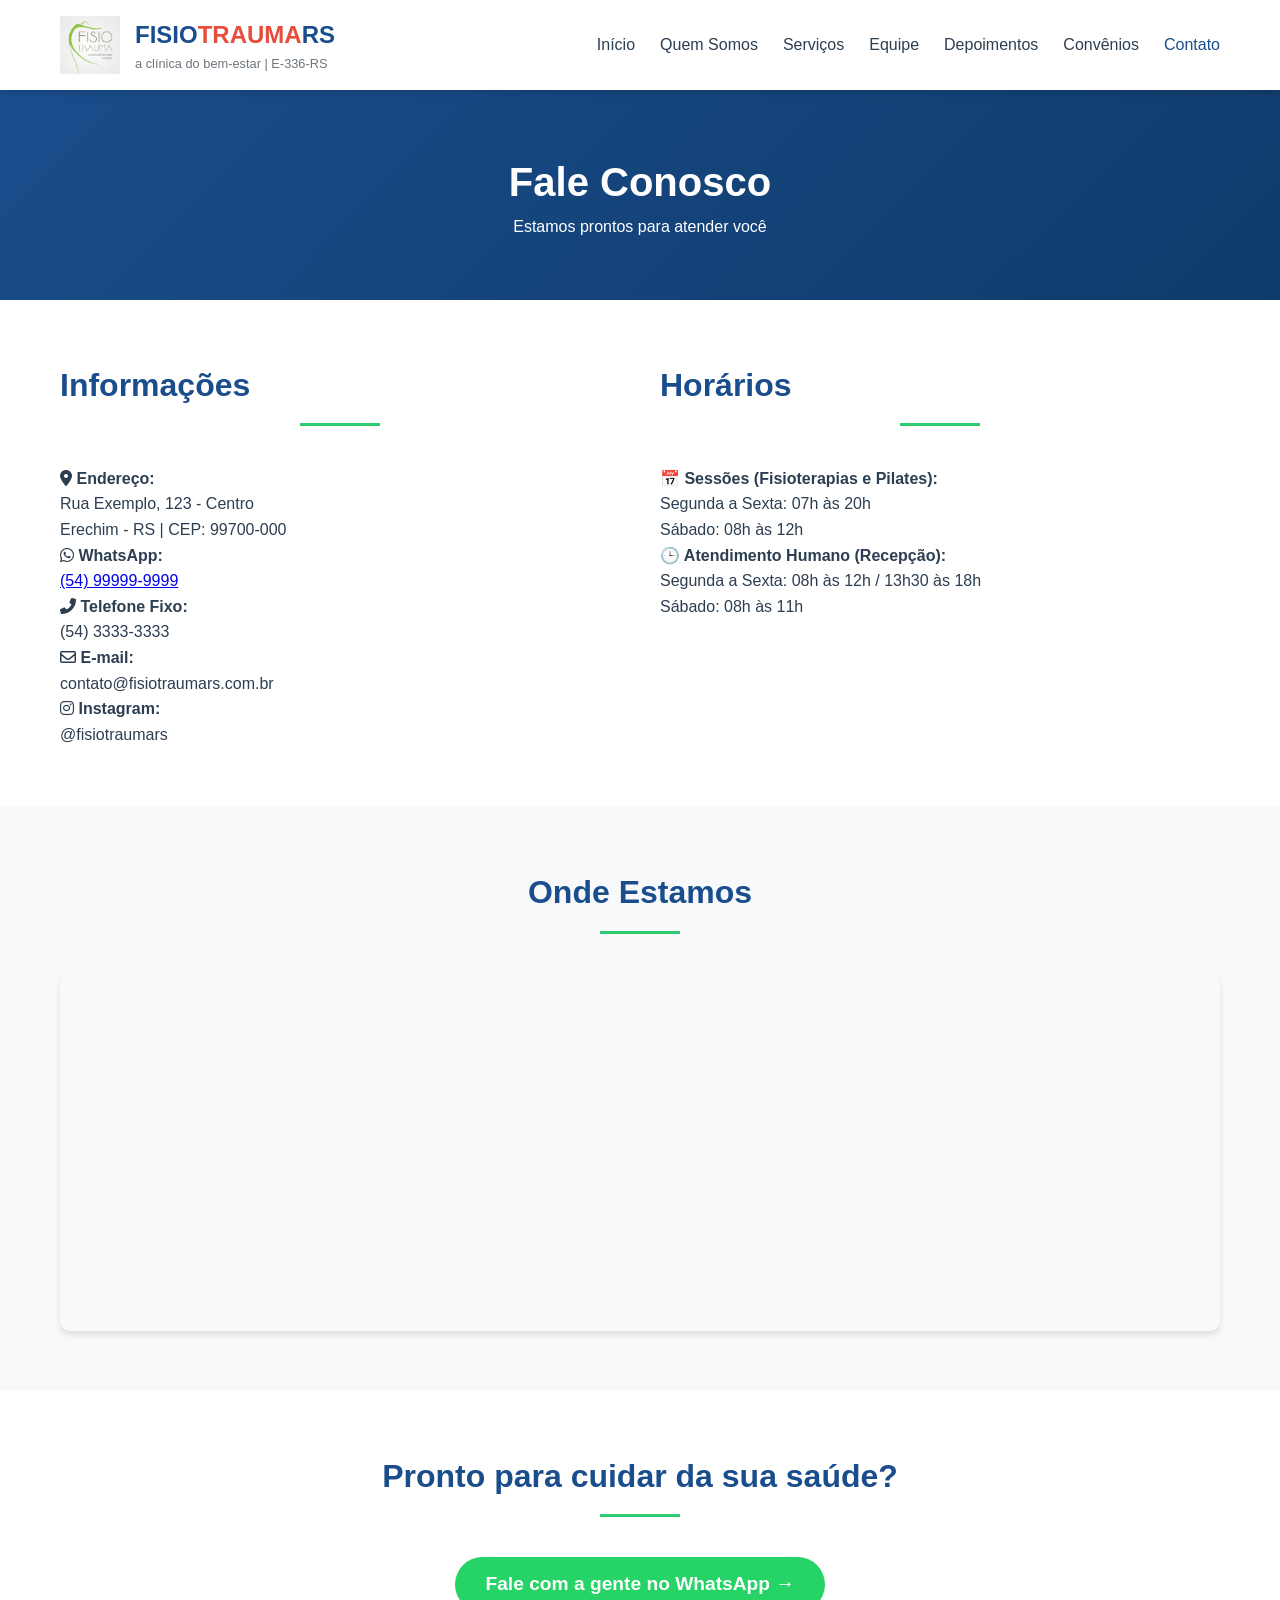
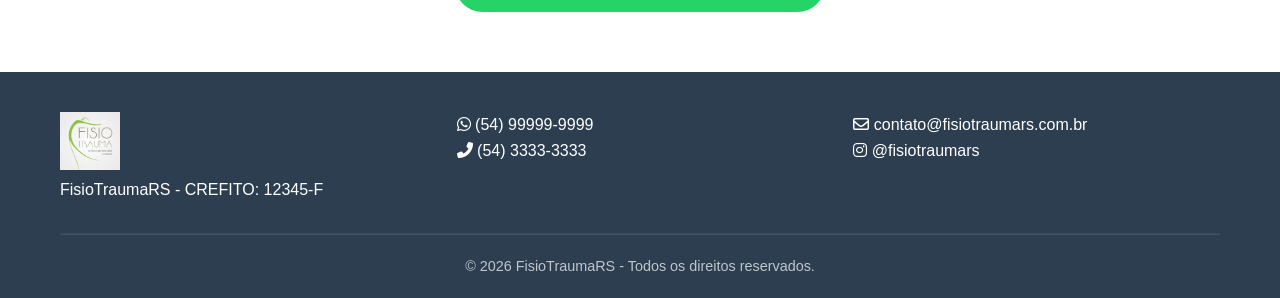
<file: contato.html>
<!DOCTYPE html>
<html lang="pt-br">
<head>
    <meta charset="UTF-8">
    <meta name="viewport" content="width=device-width, initial-scale=1.0">
    <title>Contato | FisioTraumaRS</title>
    <link rel="stylesheet" href="style.css">
    <link rel="manifest" href="manifest.json">
    <link rel="stylesheet" href="https://cdnjs.cloudflare.com/ajax/libs/font-awesome/6.0.0-beta3/css/all.min.css">
</head>
<body>
    <header class="header">
        <div class="container header-container">
            <div class="logo">
                <img src="img/logo.jpg" alt="FisioTraumaRS">
                <div class="logo-text">
                    <h1>FISIO<span>TRAUMA</span>RS</h1>
                    <p>a clínica do bem-estar | E-336-RS</p>
                </div>
            </div>
            <nav class="nav-menu">
                <ul>
                    <li><a href="index.html">Início</a></li>
                    <li><a href="sobre.html">Quem Somos</a></li>
                    <li><a href="servicos.html">Serviços</a></li>
                    <li><a href="index.html#equipe">Equipe</a></li>
                    <li><a href="index.html#depoimentos">Depoimentos</a></li>
                    <li><a href="index.html#convenios">Convênios</a></li>
                    <li><a href="contato.html" class="active">Contato</a></li>
                </ul>
                <button class="mobile-menu-btn"><i class="fas fa-bars"></i></button>
            </nav>
        </div>
    </header>

    <main>
        <div class="page-header">
            <div class="container">
                <h1>Fale Conosco</h1>
                <p>Estamos prontos para atender você</p>
            </div>
        </div>

        <section>
            <div class="container">
                <div style="display: grid; grid-template-columns: repeat(auto-fit, minmax(300px, 1fr)); gap: 40px;">
                    <div>
                        <h2 class="section-title" style="text-align: left;">Informações</h2>
                        <p><i class="fas fa-map-marker-alt"></i> <strong>Endereço:</strong><br>Rua Exemplo, 123 - Centro<br>Erechim - RS | CEP: 99700-000</p>
                        <p><i class="fab fa-whatsapp"></i> <strong>WhatsApp:</strong><br><a href="https://wa.me/5554999999999">(54) 99999-9999</a></p>
                        <p><i class="fas fa-phone-alt"></i> <strong>Telefone Fixo:</strong><br>(54) 3333-3333</p>
                        <p><i class="far fa-envelope"></i> <strong>E-mail:</strong><br>contato@fisiotraumars.com.br</p>
                        <p><i class="fab fa-instagram"></i> <strong>Instagram:</strong><br>@fisiotraumars</p>
                    </div>

                    <div>
                        <h2 class="section-title" style="text-align: left;">Horários</h2>
                        <p><strong>📅 Sessões (Fisioterapias e Pilates):</strong><br>Segunda a Sexta: 07h às 20h<br>Sábado: 08h às 12h</p>
                        <p><strong>🕒 Atendimento Humano (Recepção):</strong><br>Segunda a Sexta: 08h às 12h / 13h30 às 18h<br>Sábado: 08h às 11h</p>
                    </div>
                </div>
            </div>
        </section>

        <section style="background: var(--light);">
            <div class="container">
                <h2 class="section-title">Onde Estamos</h2>
                <div class="mapa-container">
                    <iframe src="https://www.google.com/maps/embed?pb=!1m18!1m12!1m3!1d112200.41462544623!2d-52.3082714!3d-27.6343456!2m3!1f0!2f0!3f0!3m2!1i1024!2i768!4f13.1!3m3!1m2!1s0x94fd537299b0c039%3A0xbf270a169b7a33c!2zRXJlY2hpbSwgUlMsIEJyYXNpbA!5e0!3m2!1spt-BR!2spt!4v1690000000000!5m2!1spt-BR!2spt" width="100%" height="350" style="border:0;" allowfullscreen="" loading="lazy"></iframe>
                </div>
            </div>
        </section>

        <section>
            <div class="container" style="text-align: center;">
                <h2 class="section-title">Pronto para cuidar da sua saúde?</h2>
                <a href="https://wa.me/5554999999999" class="btn btn-primary" style="font-size: 1.2rem;">Fale com a gente no WhatsApp →</a>
            </div>
        </section>
    </main>

    <footer class="footer">
        <div class="container">
            <div class="footer-grid">
                <div><img src="img/logo.jpg" alt="Logo" style="width:60px"><p>FisioTraumaRS - CREFITO: 12345-F</p></div>
                <div><i class="fab fa-whatsapp"></i> <a href="https://wa.me/5554999999999">(54) 99999-9999</a><br><i class="fas fa-phone-alt"></i> (54) 3333-3333</div>
                <div><i class="far fa-envelope"></i> contato@fisiotraumars.com.br<br><i class="fab fa-instagram"></i> @fisiotraumars</div>
            </div>
            <hr>
            <p class="copy">© 2026 FisioTraumaRS - Todos os direitos reservados.</p>
        </div>
    </footer>

    <script src="script.js"></script>
</body>
</html>
</file>
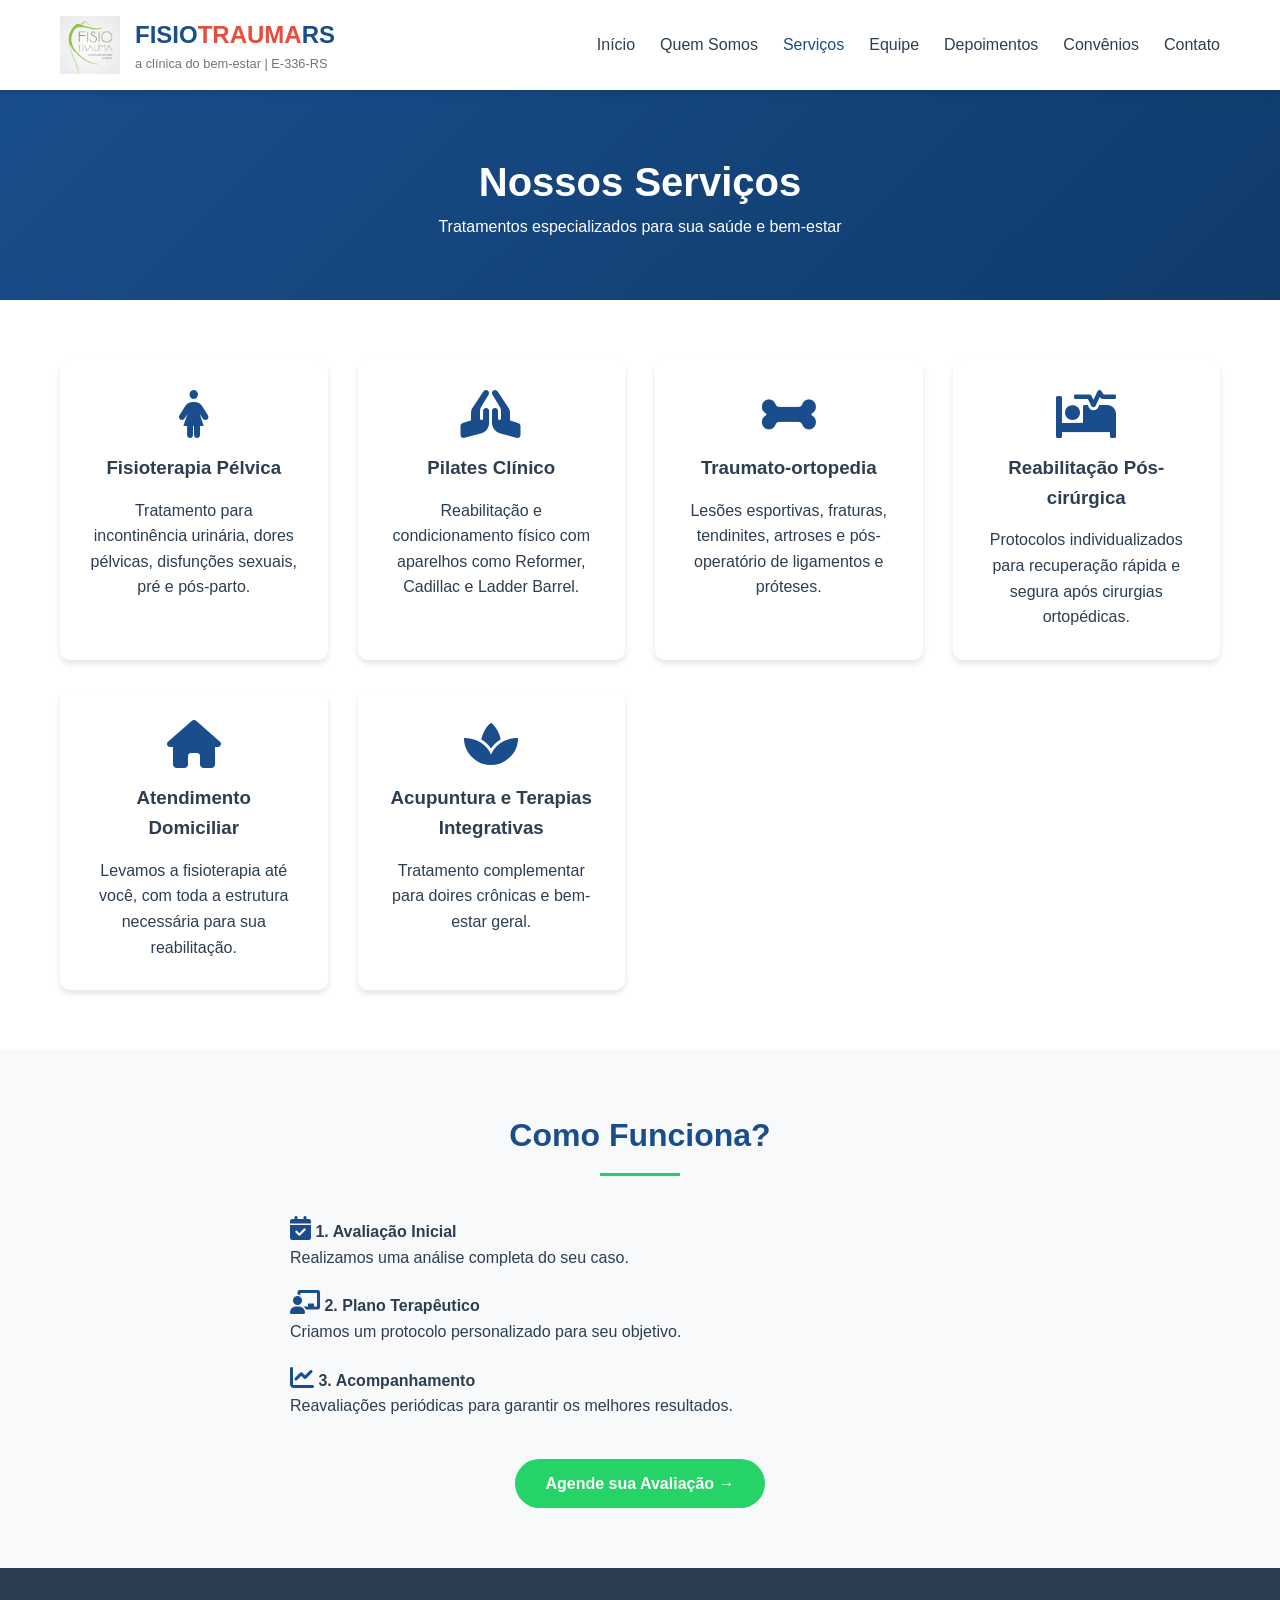
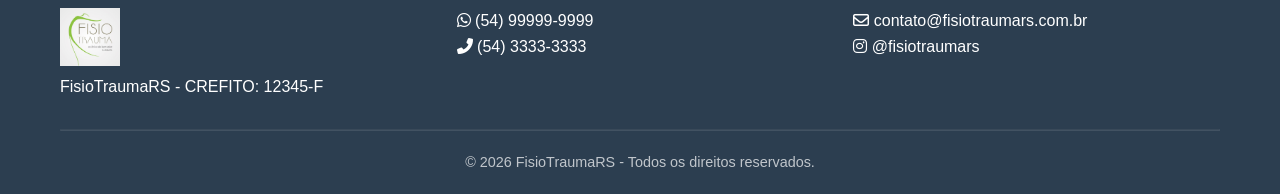
<file: servicos.html>
<!DOCTYPE html>
<html lang="pt-br">
<head>
    <meta charset="UTF-8">
    <meta name="viewport" content="width=device-width, initial-scale=1.0">
    <title>Serviços | FisioTraumaRS</title>
    <link rel="stylesheet" href="style.css">
    <link rel="manifest" href="manifest.json">
    <link rel="stylesheet" href="https://cdnjs.cloudflare.com/ajax/libs/font-awesome/6.0.0-beta3/css/all.min.css">
</head>
<body>
    <header class="header">
        <div class="container header-container">
            <div class="logo">
                <img src="img/logo.jpg" alt="FisioTraumaRS">
                <div class="logo-text">
                    <h1>FISIO<span>TRAUMA</span>RS</h1>
                    <p>a clínica do bem-estar | E-336-RS</p>
                </div>
            </div>
            <nav class="nav-menu">
                <ul>
                    <li><a href="index.html">Início</a></li>
                    <li><a href="sobre.html">Quem Somos</a></li>
                    <li><a href="servicos.html" class="active">Serviços</a></li>
                    <li><a href="index.html#equipe">Equipe</a></li>
                    <li><a href="index.html#depoimentos">Depoimentos</a></li>
                    <li><a href="index.html#convenios">Convênios</a></li>
                    <li><a href="contato.html">Contato</a></li>
                </ul>
                <button class="mobile-menu-btn"><i class="fas fa-bars"></i></button>
            </nav>
        </div>
    </header>

    <main>
        <div class="page-header">
            <div class="container">
                <h1>Nossos Serviços</h1>
                <p>Tratamentos especializados para sua saúde e bem-estar</p>
            </div>
        </div>

        <section>
            <div class="container">
                <div class="cards-grid">
                    <div class="card"><i class="fas fa-female"></i><h3>Fisioterapia Pélvica</h3><p>Tratamento para incontinência urinária, dores pélvicas, disfunções sexuais, pré e pós-parto.</p></div>
                    <div class="card"><i class="fas fa-praying-hands"></i><h3>Pilates Clínico</h3><p>Reabilitação e condicionamento físico com aparelhos como Reformer, Cadillac e Ladder Barrel.</p></div>
                    <div class="card"><i class="fas fa-bone"></i><h3>Traumato-ortopedia</h3><p>Lesões esportivas, fraturas, tendinites, artroses e pós-operatório de ligamentos e próteses.</p></div>
                    <div class="card"><i class="fas fa-procedures"></i><h3>Reabilitação Pós-cirúrgica</h3><p>Protocolos individualizados para recuperação rápida e segura após cirurgias ortopédicas.</p></div>
                    <div class="card"><i class="fas fa-home"></i><h3>Atendimento Domiciliar</h3><p>Levamos a fisioterapia até você, com toda a estrutura necessária para sua reabilitação.</p></div>
                    <div class="card"><i class="fas fa-spa"></i><h3>Acupuntura e Terapias Integrativas</h3><p>Tratamento complementar para doires crônicas e bem-estar geral.</p></div>
                </div>
            </div>
        </section>

        <section style="background: var(--light);">
            <div class="container">
                <h2 class="section-title">Como Funciona?</h2>
                <div style="max-width: 700px; margin: 0 auto;">
                    <div style="margin-bottom: 20px;"><i class="fas fa-calendar-check" style="color: var(--primary); font-size: 1.5rem;"></i> <strong>1. Avaliação Inicial</strong><br>Realizamos uma análise completa do seu caso.</div>
                    <div style="margin-bottom: 20px;"><i class="fas fa-chalkboard-user" style="color: var(--primary); font-size: 1.5rem;"></i> <strong>2. Plano Terapêutico</strong><br>Criamos um protocolo personalizado para seu objetivo.</div>
                    <div style="margin-bottom: 20px;"><i class="fas fa-chart-line" style="color: var(--primary); font-size: 1.5rem;"></i> <strong>3. Acompanhamento</strong><br>Reavaliações periódicas para garantir os melhores resultados.</div>
                </div>
                <div style="text-align: center; margin-top: 40px;">
                    <a href="https://wa.me/5554999999999" class="btn btn-primary">Agende sua Avaliação →</a>
                </div>
            </div>
        </section>
    </main>

    <footer class="footer">
        <div class="container">
            <div class="footer-grid">
                <div><img src="img/logo.jpg" alt="Logo" style="width:60px"><p>FisioTraumaRS - CREFITO: 12345-F</p></div>
                <div><i class="fab fa-whatsapp"></i> <a href="https://wa.me/5554999999999">(54) 99999-9999</a><br><i class="fas fa-phone-alt"></i> (54) 3333-3333</div>
                <div><i class="far fa-envelope"></i> contato@fisiotraumars.com.br<br><i class="fab fa-instagram"></i> @fisiotraumars</div>
            </div>
            <hr>
            <p class="copy">© 2026 FisioTraumaRS - Todos os direitos reservados.</p>
        </div>
    </footer>

    <script src="script.js"></script>
</body>
</html>
</file>
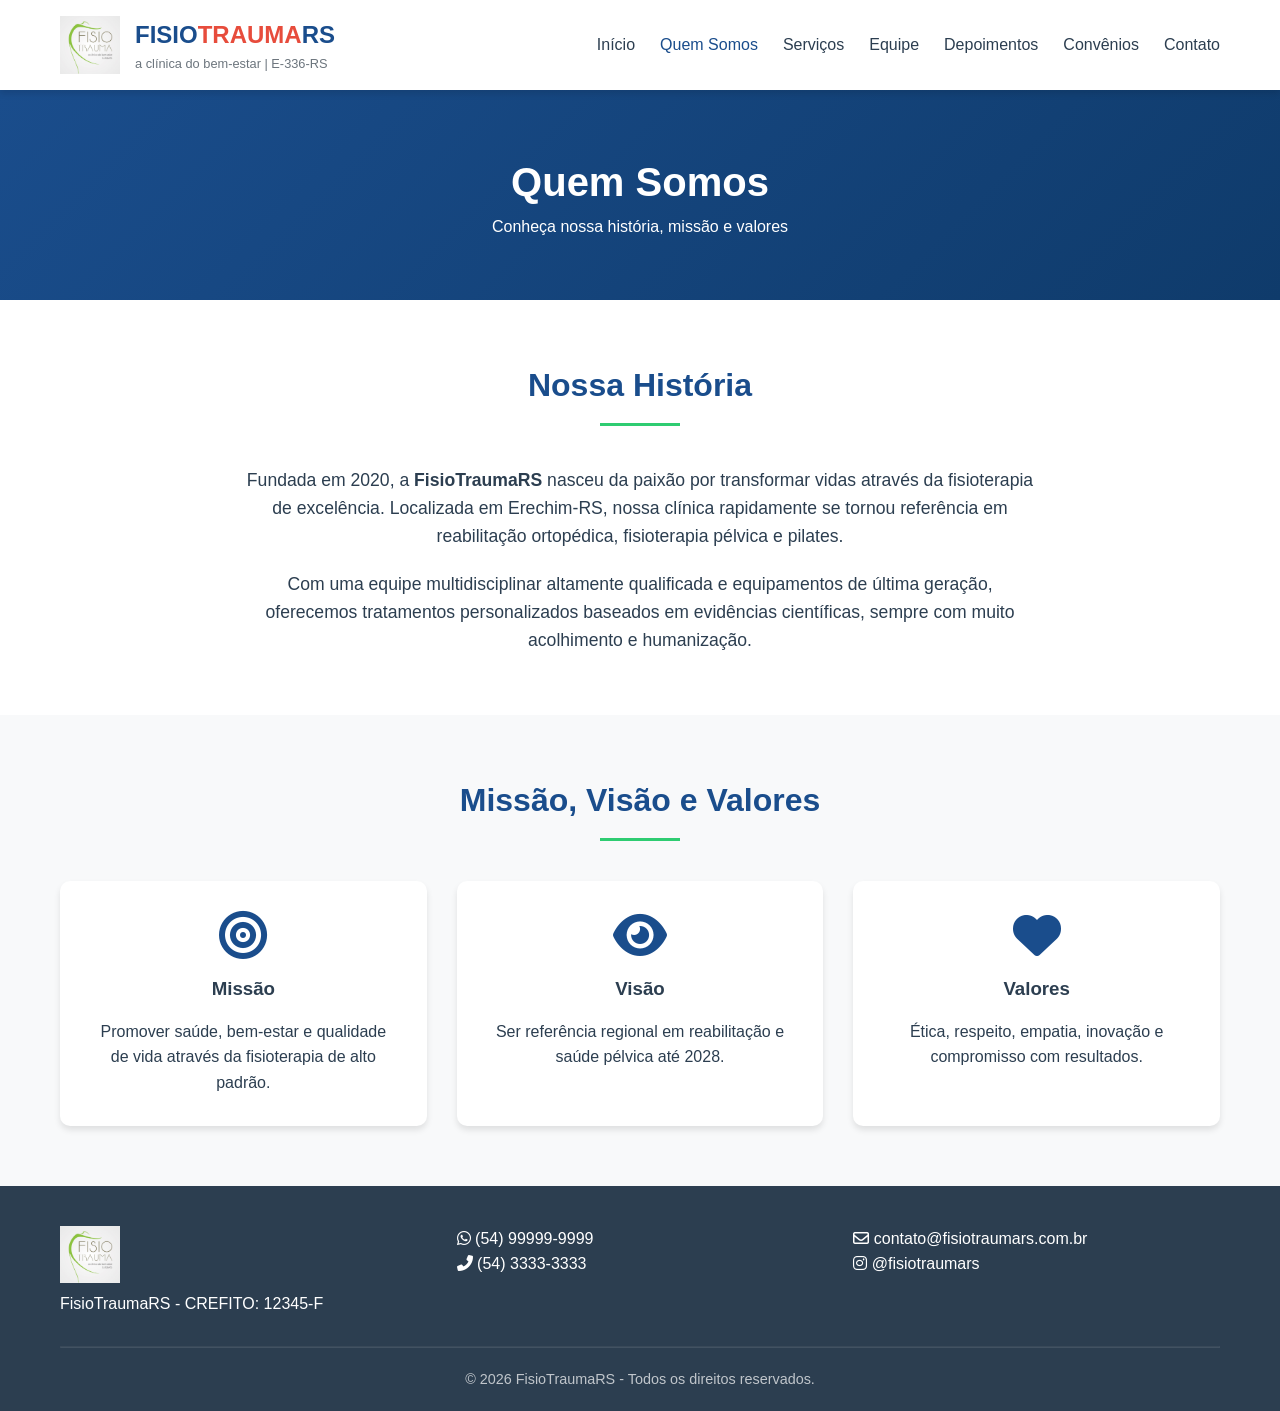
<file: sobre.html>
<!DOCTYPE html>
<html lang="pt-br">
<head>
    <meta charset="UTF-8">
    <meta name="viewport" content="width=device-width, initial-scale=1.0">
    <title>Quem Somos | FisioTraumaRS</title>
    <link rel="stylesheet" href="style.css">
    <link rel="manifest" href="manifest.json">
    <link rel="stylesheet" href="https://cdnjs.cloudflare.com/ajax/libs/font-awesome/6.0.0-beta3/css/all.min.css">
</head>
<body>
    <header class="header">
        <div class="container header-container">
            <div class="logo">
                <img src="img/logo.jpg" alt="FisioTraumaRS">
                <div class="logo-text">
                    <h1>FISIO<span>TRAUMA</span>RS</h1>
                    <p>a clínica do bem-estar | E-336-RS</p>
                </div>
            </div>
            <nav class="nav-menu">
                <ul>
                    <li><a href="index.html">Início</a></li>
                    <li><a href="sobre.html" class="active">Quem Somos</a></li>
                    <li><a href="servicos.html">Serviços</a></li>
                    <li><a href="index.html#equipe">Equipe</a></li>
                    <li><a href="index.html#depoimentos">Depoimentos</a></li>
                    <li><a href="index.html#convenios">Convênios</a></li>
                    <li><a href="contato.html">Contato</a></li>
                </ul>
                <button class="mobile-menu-btn"><i class="fas fa-bars"></i></button>
            </nav>
        </div>
    </header>

    <main>
        <div class="page-header">
            <div class="container">
                <h1>Quem Somos</h1>
                <p>Conheça nossa história, missão e valores</p>
            </div>
        </div>

        <section>
            <div class="container">
                <h2 class="section-title">Nossa História</h2>
                <div style="max-width: 800px; margin: 0 auto; text-align: center;">
                    <p style="font-size: 1.1rem; margin-bottom: 20px;">Fundada em 2020, a <strong>FisioTraumaRS</strong> nasceu da paixão por transformar vidas através da fisioterapia de excelência. Localizada em Erechim-RS, nossa clínica rapidamente se tornou referência em reabilitação ortopédica, fisioterapia pélvica e pilates.</p>
                    <p style="font-size: 1.1rem;">Com uma equipe multidisciplinar altamente qualificada e equipamentos de última geração, oferecemos tratamentos personalizados baseados em evidências científicas, sempre com muito acolhimento e humanização.</p>
                </div>
            </div>
        </section>

        <section style="background: var(--light);">
            <div class="container">
                <h2 class="section-title">Missão, Visão e Valores</h2>
                <div class="cards-grid">
                    <div class="card"><i class="fas fa-bullseye"></i><h3>Missão</h3><p>Promover saúde, bem-estar e qualidade de vida através da fisioterapia de alto padrão.</p></div>
                    <div class="card"><i class="fas fa-eye"></i><h3>Visão</h3><p>Ser referência regional em reabilitação e saúde pélvica até 2028.</p></div>
                    <div class="card"><i class="fas fa-heart"></i><h3>Valores</h3><p>Ética, respeito, empatia, inovação e compromisso com resultados.</p></div>
                </div>
            </div>
        </section>
    </main>

    <footer class="footer">
        <div class="container">
            <div class="footer-grid">
                <div><img src="img/logo.jpg" alt="Logo" style="width:60px"><p>FisioTraumaRS - CREFITO: 12345-F</p></div>
                <div><i class="fab fa-whatsapp"></i> <a href="https://wa.me/5554999999999">(54) 99999-9999</a><br><i class="fas fa-phone-alt"></i> (54) 3333-3333</div>
                <div><i class="far fa-envelope"></i> contato@fisiotraumars.com.br<br><i class="fab fa-instagram"></i> @fisiotraumars</div>
            </div>
            <hr>
            <p class="copy">© 2026 FisioTraumaRS - Todos os direitos reservados.</p>
        </div>
    </footer>

    <script src="script.js"></script>
</body>
</html>
</file>
<file: style.css>
/* ===== RESET E VARIÁVEIS ===== */
* {
    margin: 0;
    padding: 0;
    box-sizing: border-box;
}

:root {
    --primary: #1a4d8c;
    --primary-dark: #0f3b6b;
    --secondary: #2ecc71;
    --secondary-dark: #27ae60;
    --accent: #e74c3c;
    --light: #f8f9fa;
    --dark: #2c3e50;
    --gray: #6c757d;
    --shadow: 0 4px 6px rgba(0,0,0,0.1);
    --transition: all 0.3s ease;
}

body {
    font-family: 'Segoe UI', Tahoma, Geneva, Verdana, sans-serif;
    line-height: 1.6;
    color: var(--dark);
    overflow-x: hidden;
}

.container {
    max-width: 1200px;
    margin: 0 auto;
    padding: 0 20px;
}

/* ===== HEADER ===== */
.header {
    background: white;
    box-shadow: var(--shadow);
    position: sticky;
    top: 0;
    z-index: 1000;
}

.header-container {
    display: flex;
    justify-content: space-between;
    align-items: center;
    padding: 15px 20px;
}

.logo {
    display: flex;
    align-items: center;
    gap: 15px;
}

.logo img {
    width: 60px;
    height: 60px;
    object-fit: contain;
}

.logo-text h1 {
    font-size: 1.5rem;
    color: var(--primary);
}

.logo-text h1 span {
    color: var(--accent);
}

.logo-text p {
    font-size: 0.8rem;
    color: var(--gray);
}

.nav-menu ul {
    display: flex;
    list-style: none;
    gap: 25px;
}

.nav-menu a {
    text-decoration: none;
    color: var(--dark);
    font-weight: 500;
    transition: var(--transition);
}

.nav-menu a:hover, .nav-menu a.active {
    color: var(--primary);
}

.mobile-menu-btn {
    display: none;
    background: none;
    border: none;
    font-size: 1.8rem;
    cursor: pointer;
    color: var(--primary);
}

/* ===== HERO SECTION ===== */
.hero {
    background: linear-gradient(135deg, var(--primary) 0%, var(--primary-dark) 100%);
    color: white;
    padding: 80px 0;
    text-align: center;
}

.hero-content h2 {
    font-size: 2.5rem;
    margin-bottom: 20px;
}

.hero-content p {
    font-size: 1.2rem;
    margin-bottom: 30px;
    opacity: 0.95;
}

.hero-buttons {
    display: flex;
    gap: 20px;
    justify-content: center;
    flex-wrap: wrap;
}

.btn {
    display: inline-flex;
    align-items: center;
    gap: 10px;
    padding: 12px 30px;
    border-radius: 50px;
    text-decoration: none;
    font-weight: 600;
    transition: var(--transition);
}

.btn-primary {
    background: #25D366;
    color: white;
}

.btn-primary:hover {
    background: #128C7E;
    transform: translateY(-2px);
}

.btn-secondary {
    background: white;
    color: var(--primary);
}

.btn-secondary:hover {
    background: var(--light);
    transform: translateY(-2px);
}

/* ===== SEÇÕES COMUNS ===== */
.section-title {
    text-align: center;
    font-size: 2rem;
    margin-bottom: 40px;
    color: var(--primary);
    position: relative;
    padding-bottom: 15px;
}

.section-title::after {
    content: '';
    position: absolute;
    bottom: 0;
    left: 50%;
    transform: translateX(-50%);
    width: 80px;
    height: 3px;
    background: var(--secondary);
}

section {
    padding: 60px 0;
}

/* ===== CARDS DE SERVIÇOS ===== */
.cards-grid {
    display: grid;
    grid-template-columns: repeat(auto-fit, minmax(250px, 1fr));
    gap: 30px;
}

.card {
    background: white;
    padding: 30px;
    border-radius: 10px;
    text-align: center;
    box-shadow: var(--shadow);
    transition: var(--transition);
}

.card:hover {
    transform: translateY(-5px);
    box-shadow: 0 6px 12px rgba(0,0,0,0.15);
}

.card i {
    font-size: 3rem;
    color: var(--primary);
    margin-bottom: 15px;
}

.card h3 {
    margin-bottom: 15px;
    color: var(--dark);
}

/* ===== QUEM SOMOS ===== */
.quem-somos {
    background: var(--light);
}

.sobre-content {
    max-width: 800px;
    margin: 0 auto;
    text-align: center;
    font-size: 1.1rem;
}

.btn-text {
    display: inline-block;
    margin-top: 20px;
    color: var(--primary);
    text-decoration: none;
    font-weight: 600;
}

/* ===== EQUIPE ===== */
.equipe-grid {
    display: grid;
    grid-template-columns: repeat(auto-fit, minmax(280px, 1fr));
    gap: 30px;
}

.membro {
    text-align: center;
    background: white;
    border-radius: 10px;
    overflow: hidden;
    box-shadow: var(--shadow);
}

.membro img {
    width: 100%;
    height: 300px;
    object-fit: cover;
}

.membro h4 {
    margin: 15px 0 5px;
    color: var(--primary);
}

.membro p {
    padding: 0 15px 20px;
    color: var(--gray);
}

/* ===== DEPOIMENTOS ===== */
.depoimentos {
    background: linear-gradient(135deg, #f5f7fa 0%, #c3cfe2 100%);
}

.depo-grid {
    display: grid;
    grid-template-columns: repeat(auto-fit, minmax(280px, 1fr));
    gap: 30px;
}

.depo-card {
    background: white;
    padding: 25px;
    border-radius: 10px;
    text-align: center;
    box-shadow: var(--shadow);
}

.depo-card span {
    display: block;
    margin-top: 15px;
    color: var(--primary);
    font-weight: 600;
}

/* ===== CONVÊNIOS ===== */
.parceiros-grid {
    display: grid;
    grid-template-columns: repeat(auto-fit, minmax(150px, 1fr));
    gap: 20px;
    text-align: center;
    margin-bottom: 20px;
}

.parceiros-grid span {
    background: white;
    padding: 15px;
    border-radius: 8px;
    box-shadow: var(--shadow);
    font-weight: 600;
    color: var(--primary);
}

.small {
    text-align: center;
    color: var(--gray);
    font-size: 0.9rem;
}

/* ===== HORÁRIOS ===== */
.horarios {
    background: var(--light);
}

.tabela-horarios {
    display: grid;
    grid-template-columns: repeat(auto-fit, minmax(300px, 1fr));
    gap: 30px;
}

.bloco-horario {
    background: white;
    padding: 25px;
    border-radius: 10px;
    text-align: center;
    box-shadow: var(--shadow);
}

.bloco-horario h3 {
    color: var(--primary);
    margin-bottom: 15px;
}

.bloco-horario p {
    margin: 10px 0;
}

/* ===== LOCALIZAÇÃO ===== */
.mapa-container {
    border-radius: 10px;
    overflow: hidden;
    box-shadow: var(--shadow);
}

.endereco {
    margin-top: 15px;
    text-align: center;
    font-weight: 500;
    color: var(--dark);
}

/* ===== FOOTER ===== */
.footer {
    background: var(--dark);
    color: white;
    padding: 40px 0 20px;
}

.footer-grid {
    display: grid;
    grid-template-columns: repeat(auto-fit, minmax(250px, 1fr));
    gap: 30px;
    margin-bottom: 30px;
}

.footer a {
    color: white;
    text-decoration: none;
}

.footer a:hover {
    color: var(--secondary);
}

.footer hr {
    margin: 20px 0;
    border-color: rgba(255,255,255,0.1);
}

.copy {
    text-align: center;
    color: rgba(255,255,255,0.7);
    font-size: 0.9rem;
}

/* ===== PÁGINAS INTERNAS ===== */
.page-header {
    background: linear-gradient(135deg, var(--primary) 0%, var(--primary-dark) 100%);
    color: white;
    padding: 60px 0;
    text-align: center;
}

.page-header h1 {
    font-size: 2.5rem;
}

/* ===== RESPONSIVIDADE ===== */
@media (max-width: 768px) {
    .mobile-menu-btn {
        display: block;
    }
    
    .nav-menu ul {
        display: none;
        position: absolute;
        top: 80px;
        left: 0;
        right: 0;
        background: white;
        flex-direction: column;
        padding: 20px;
        text-align: center;
        box-shadow: var(--shadow);
    }
    
    .nav-menu ul.active {
        display: flex;
    }
    
    .hero-content h2 {
        font-size: 1.8rem;
    }
    
    .section-title {
        font-size: 1.5rem;
    }
    
    .cards-grid {
        grid-template-columns: 1fr;
    }
    
    .hero-buttons {
        flex-direction: column;
        align-items: center;
    }
    
    .btn {
        width: 80%;
        justify-content: center;
    }
}

@media (max-width: 480px) {
    .logo-text h1 {
        font-size: 1rem;
    }
    
    .logo-text p {
        font-size: 0.7rem;
    }
    
    .logo img {
        width: 45px;
        height: 45px;
    }
    
    section {
        padding: 40px 0;
    }
}
</file>
